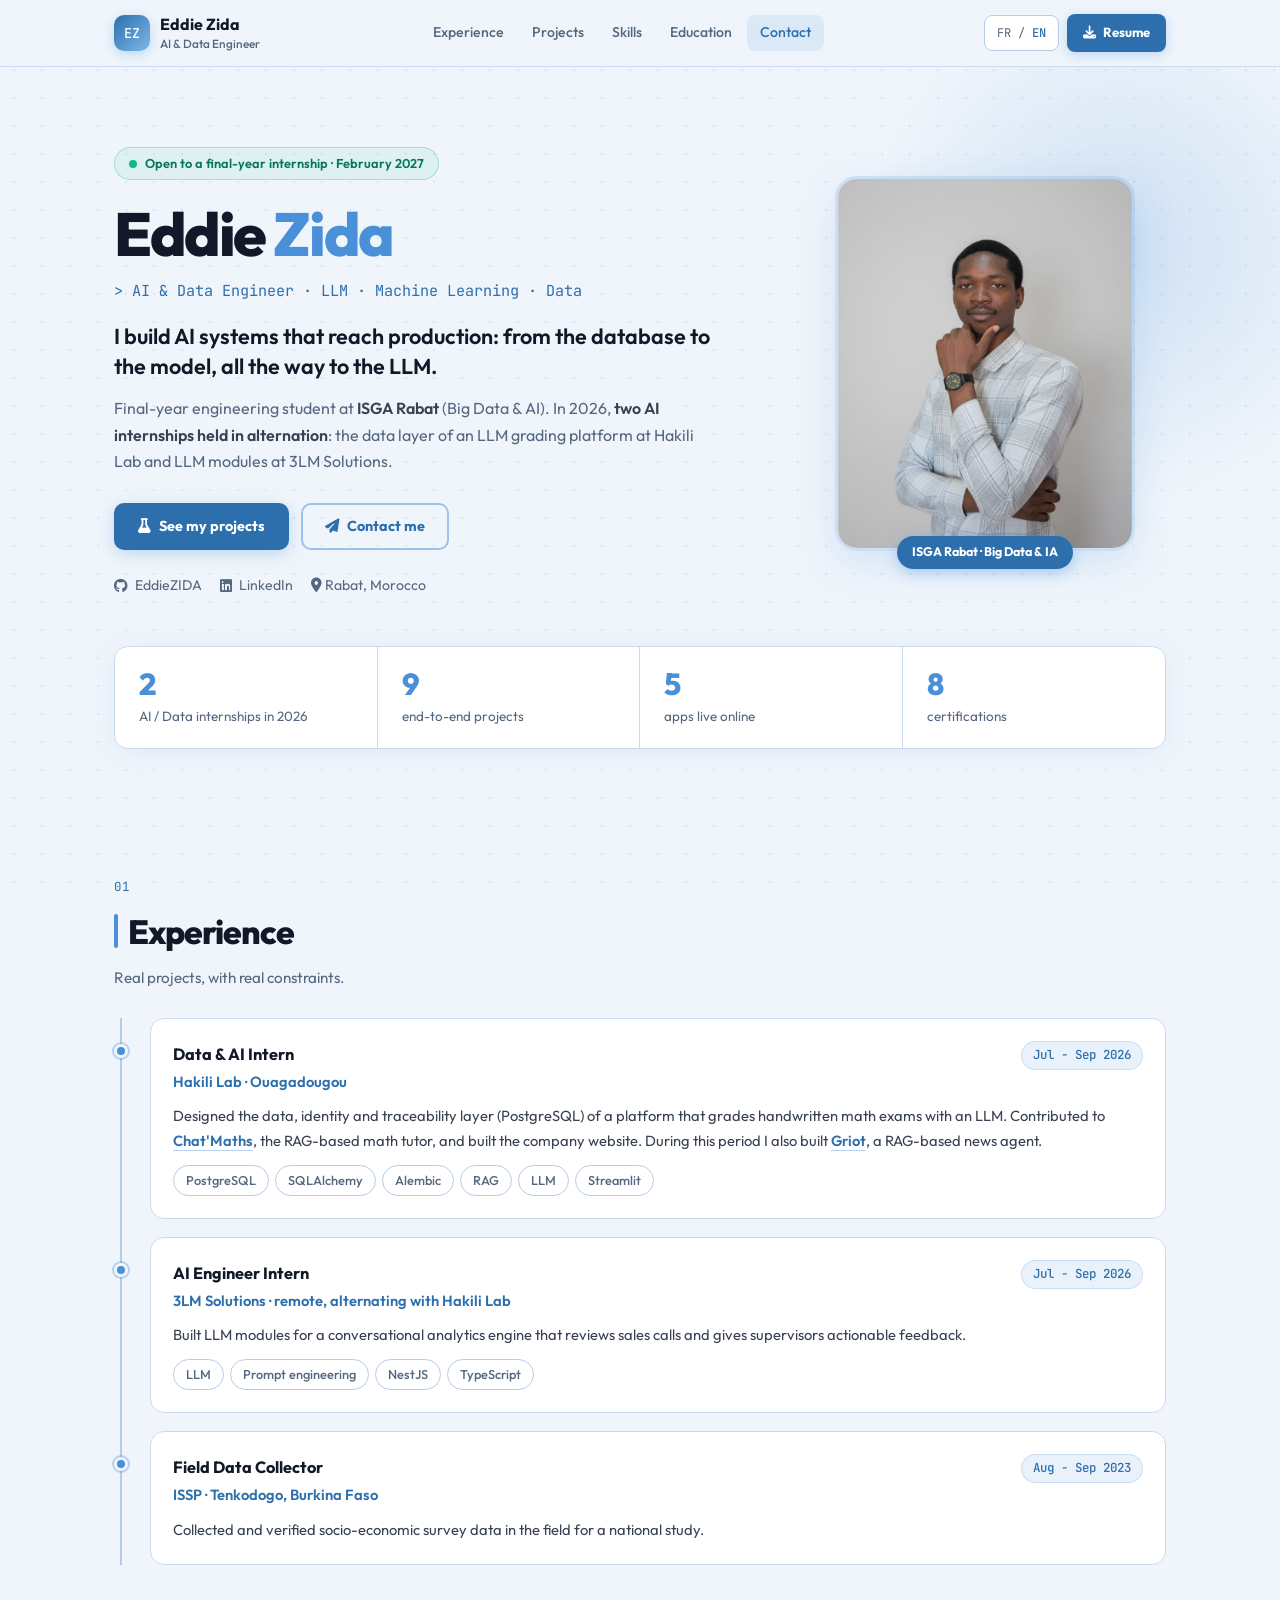
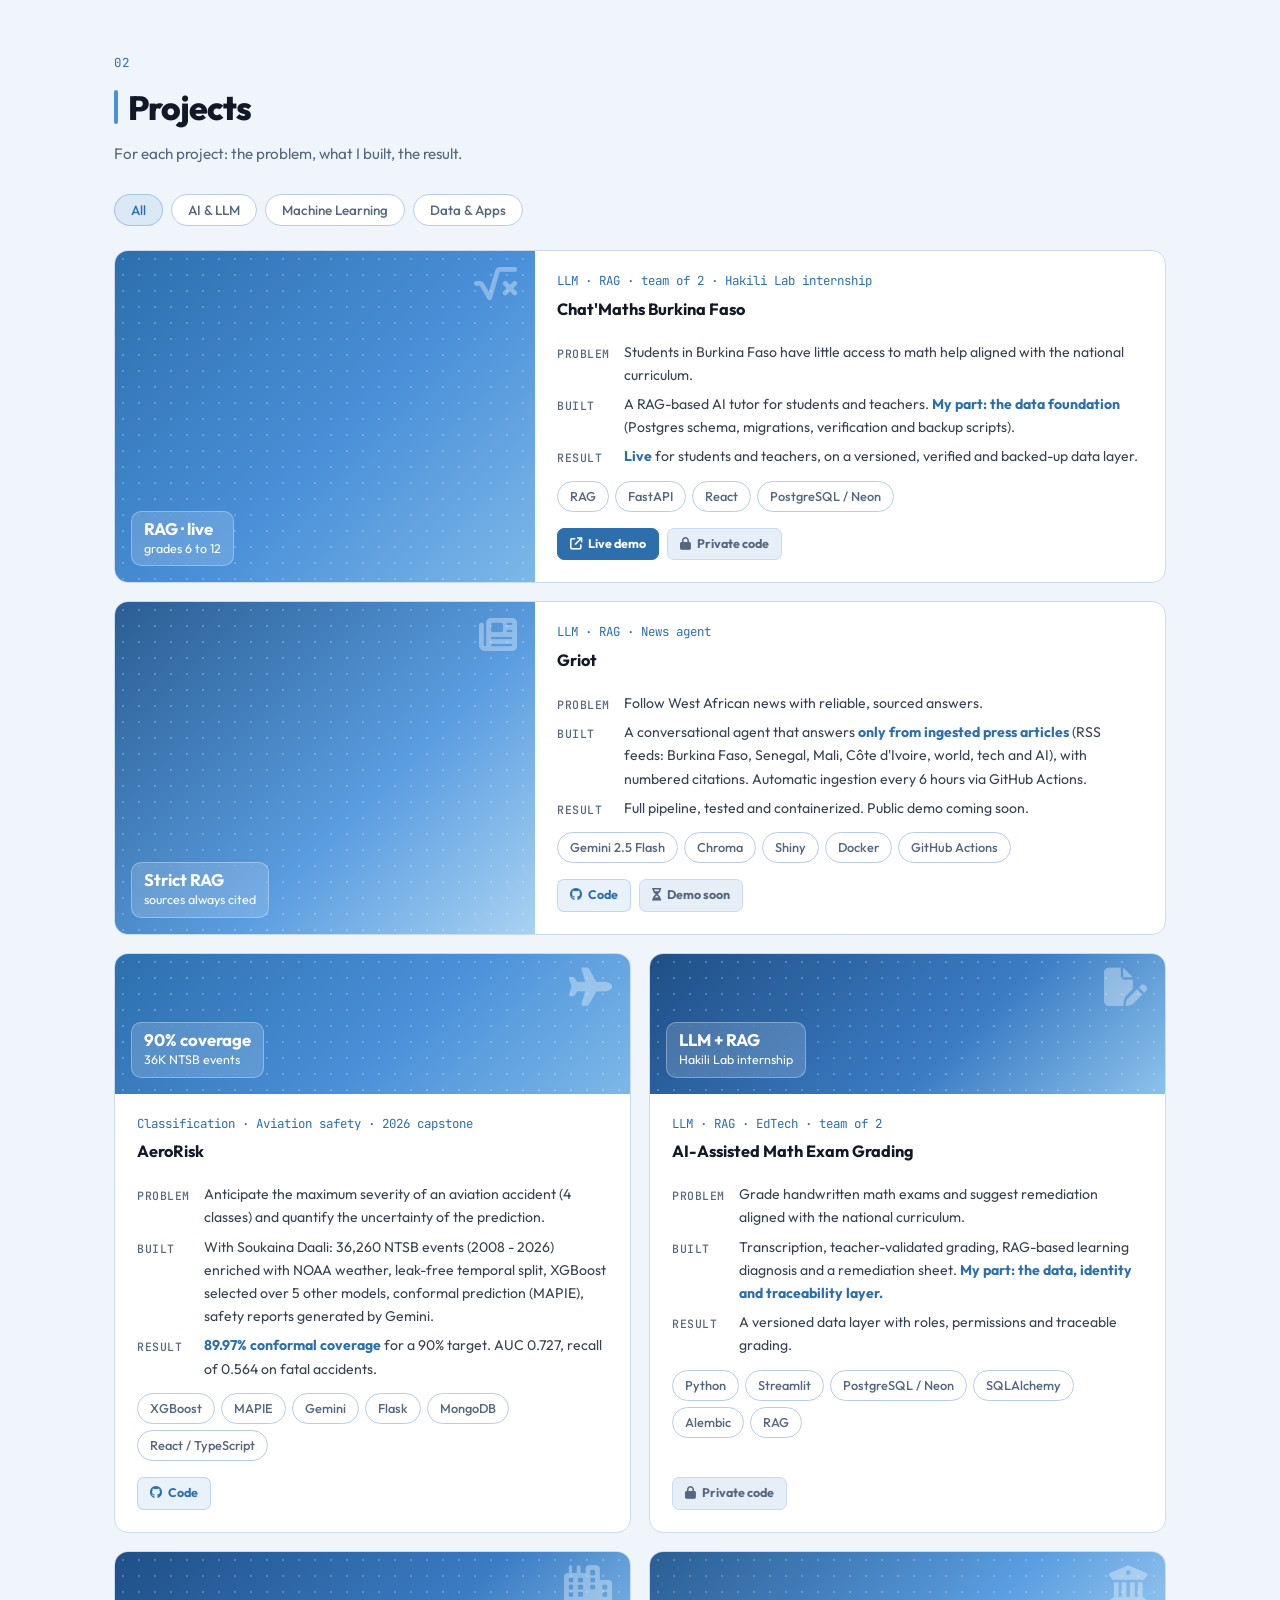
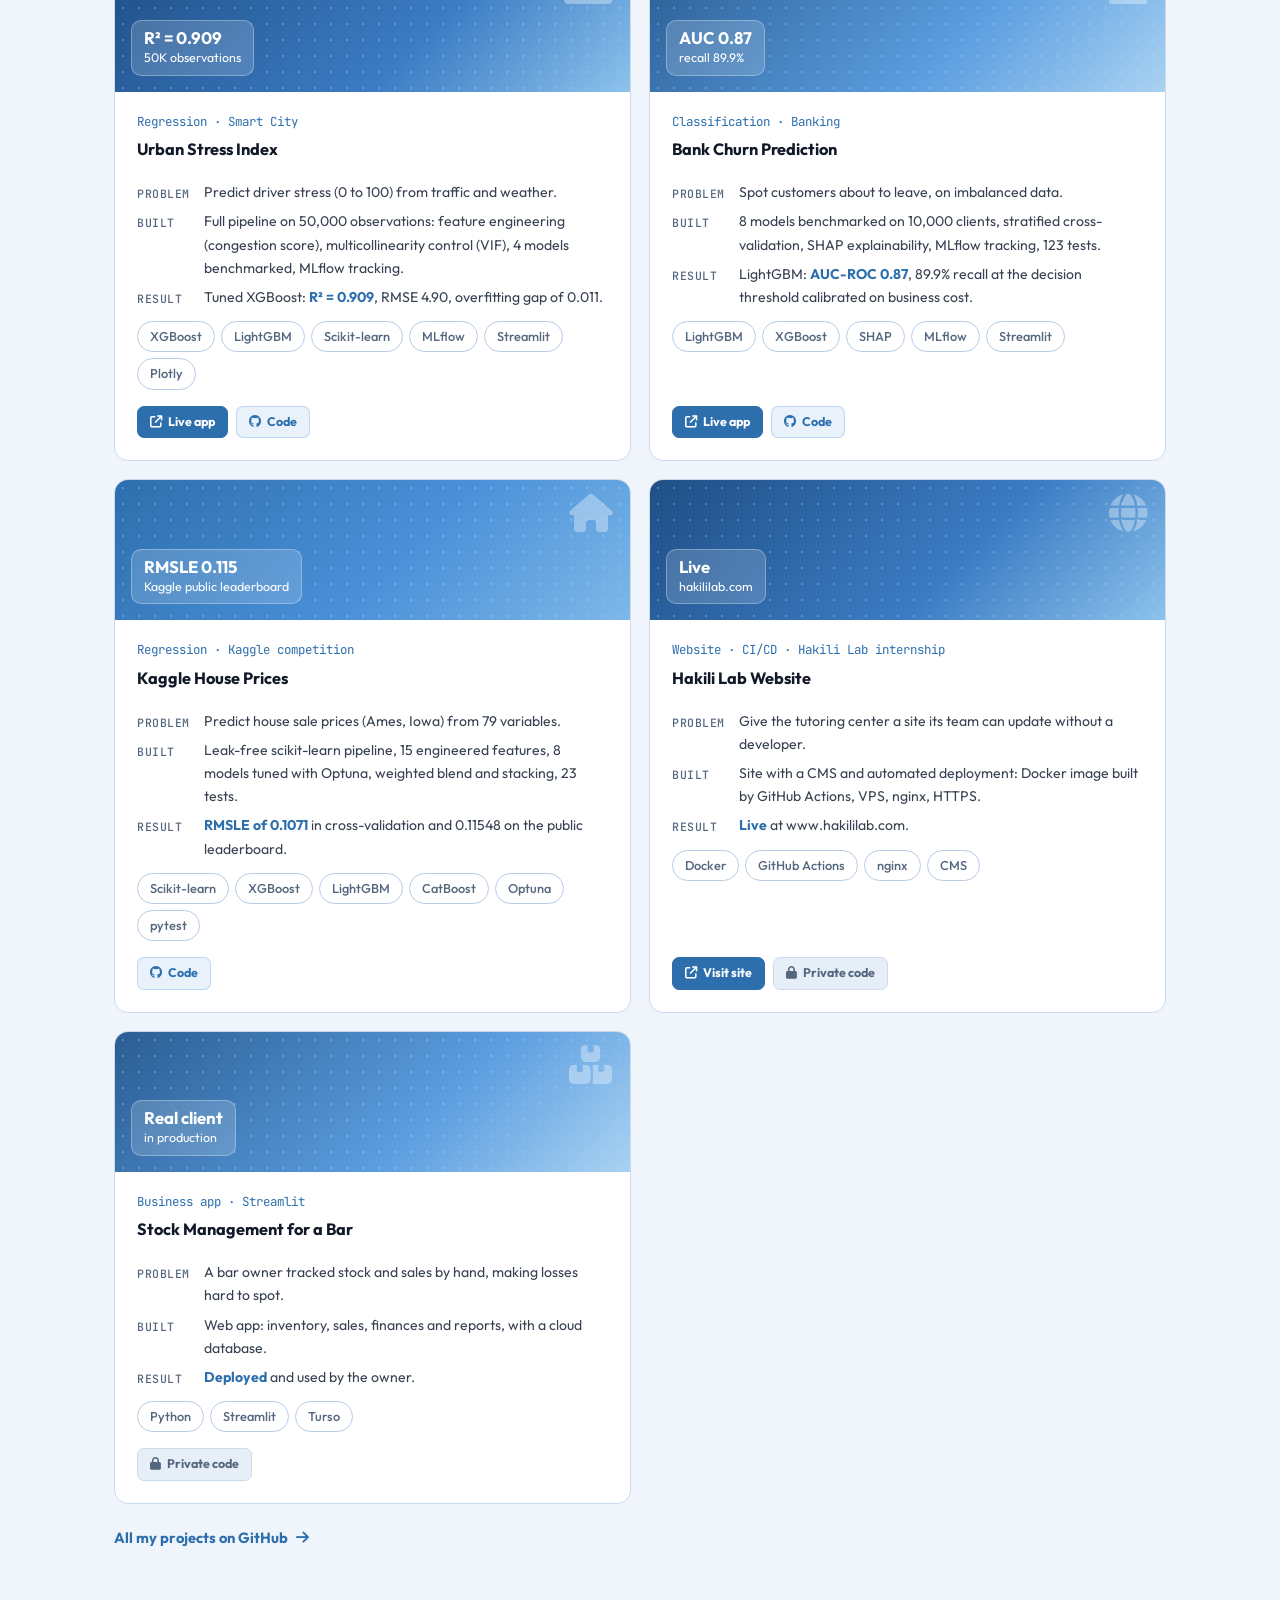
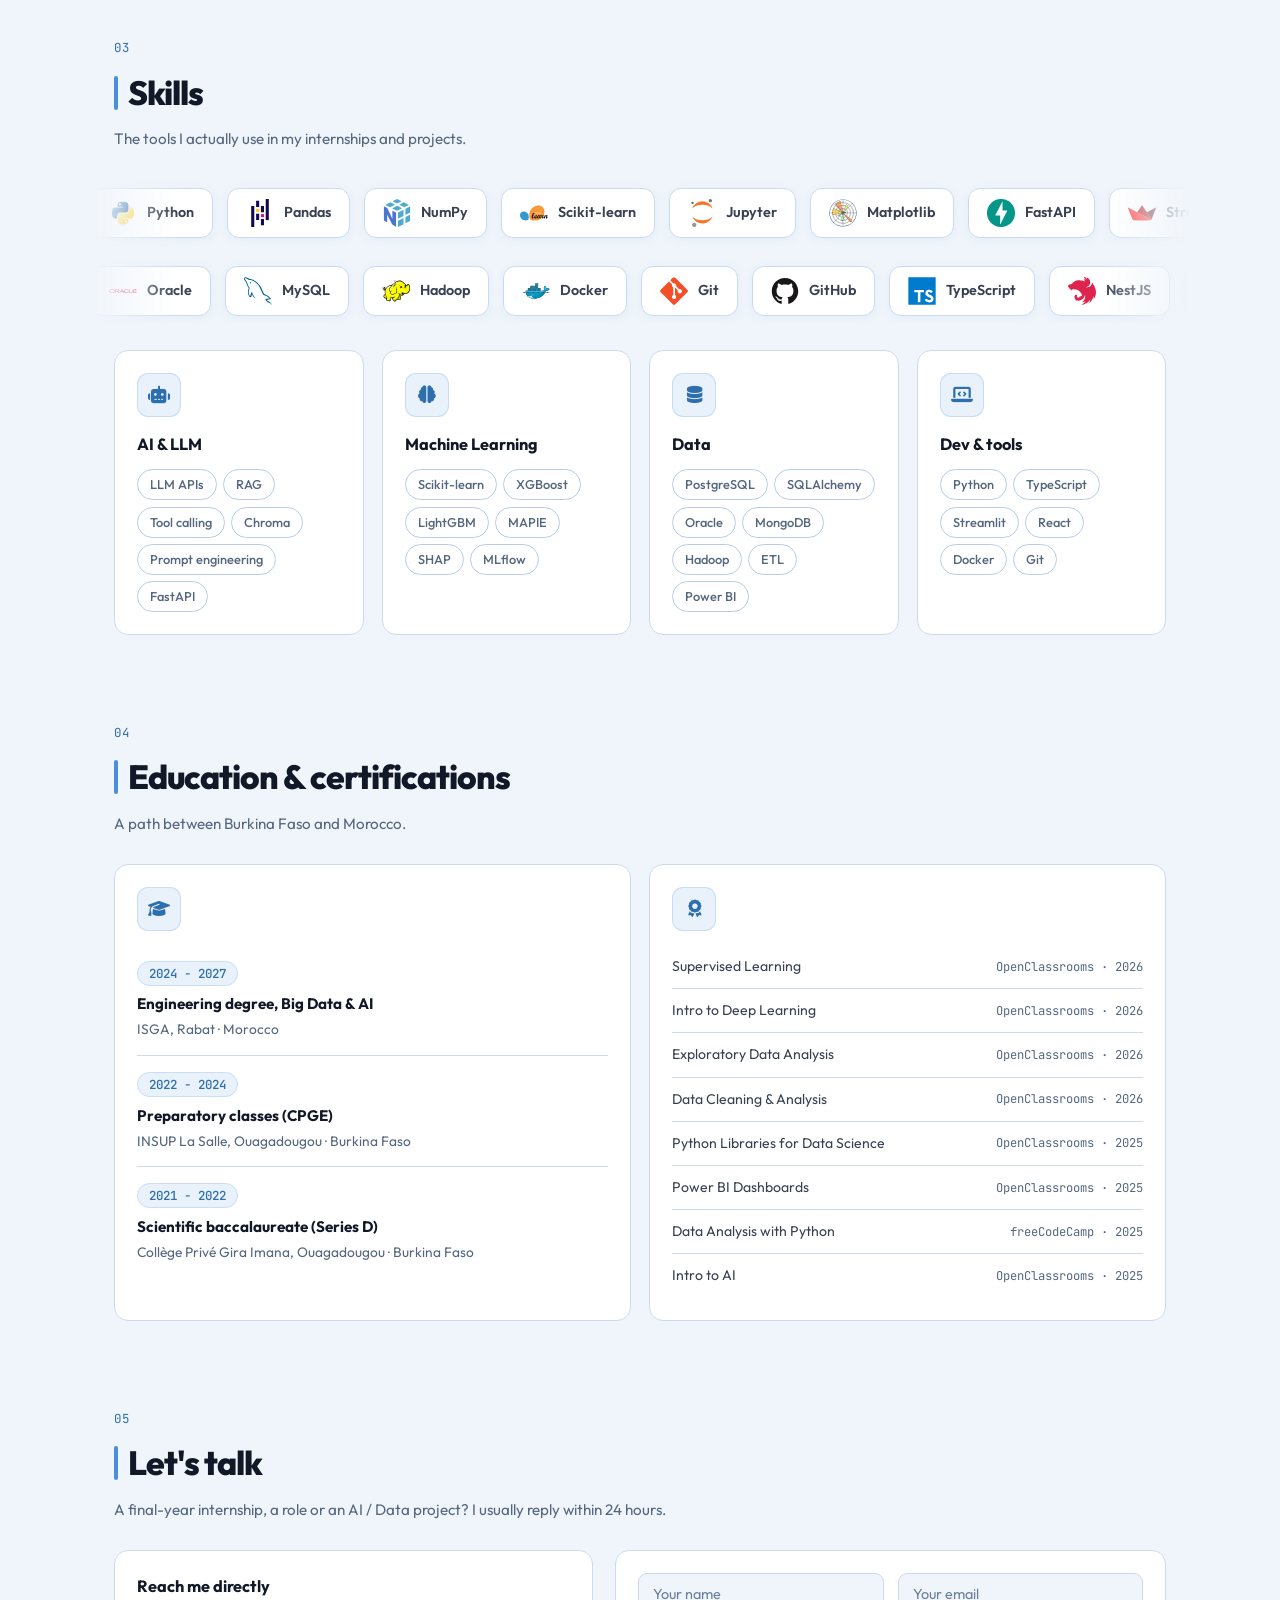
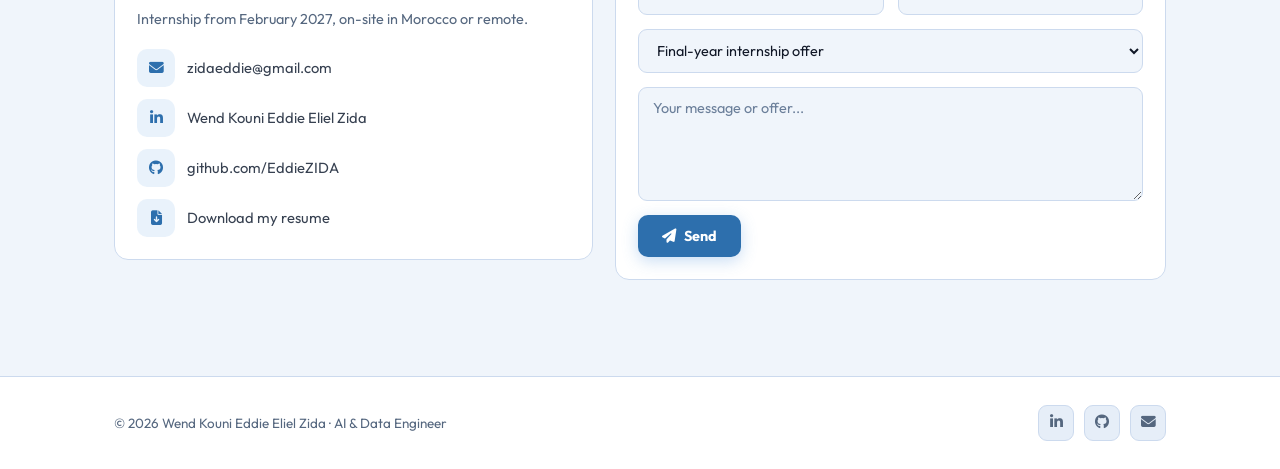
<file: index.html>
<!DOCTYPE html>
<html lang="fr" data-lang="fr">
<head>
  <meta charset="UTF-8">
  <meta name="viewport" content="width=device-width, initial-scale=1.0">
  <title>Eddie Zida · AI &amp; Data Engineer</title>
  <meta name="description" content="Eddie Zida, élève-ingénieur Big Data & IA à l'ISGA Rabat. Systèmes LLM, machine learning et plateformes de données. Disponible pour un stage PFE à partir de février 2027.">
  <meta name="author" content="Wend Kouni Eddie Eliel Zida">
  <meta name="theme-color" content="#2d6fad">
  <link rel="canonical" href="https://eddiezida.github.io/">
  <script>document.documentElement.classList.add('js');</script>
  <!-- Aperçu lors d'un partage (LinkedIn, WhatsApp...) -->
  <meta property="og:type" content="website">
  <meta property="og:site_name" content="Eddie Zida">
  <meta property="og:locale" content="fr_FR">
  <meta property="og:locale:alternate" content="en_US">
  <meta property="og:title" content="Eddie Zida · AI & Data Engineer">
  <meta property="og:description" content="Je construis des systèmes d'IA qui vont jusqu'en production, de la donnée au LLM. Disponible pour un PFE en février 2027.">
  <meta property="og:image" content="https://eddiezida.github.io/og-image.jpg">
  <meta property="og:image:width" content="1200">
  <meta property="og:image:height" content="630">
  <meta property="og:image:alt" content="Eddie Zida, AI &amp; Data Engineer, disponible pour un stage PFE en février 2027">
  <meta property="og:url" content="https://eddiezida.github.io/">
  <meta name="twitter:card" content="summary_large_image">
  <meta name="twitter:title" content="Eddie Zida · AI &amp; Data Engineer">
  <meta name="twitter:description" content="Je construis des systèmes d'IA qui vont jusqu'en production, de la donnée au LLM. Disponible pour un PFE en février 2027.">
  <meta name="twitter:image" content="https://eddiezida.github.io/og-image.jpg">
  <link rel="icon" href="data:image/svg+xml,%3Csvg xmlns='http://www.w3.org/2000/svg' viewBox='0 0 64 64'%3E%3Crect width='64' height='64' rx='14' fill='%234a90d9'/%3E%3Ctext x='50%25' y='56%25' dominant-baseline='middle' text-anchor='middle' font-family='monospace' font-size='26' fill='white'%3EEZ%3C/text%3E%3C/svg%3E">
  <link rel="preconnect" href="https://fonts.googleapis.com">
  <link rel="preconnect" href="https://fonts.gstatic.com" crossorigin>
  <link rel="stylesheet" href="https://fonts.googleapis.com/css2?family=Outfit:wght@300;400;500;600;700;800&family=JetBrains+Mono:wght@400;500&display=swap">
  <link rel="stylesheet" href="style.css">
  <link rel="stylesheet" href="https://cdnjs.cloudflare.com/ajax/libs/font-awesome/6.5.0/css/all.min.css">
  <script type="application/ld+json">
  {
    "@context": "https://schema.org",
    "@type": "Person",
    "name": "Eddie Zida",
    "alternateName": "Wend Kouni Eddie Eliel Zida",
    "jobTitle": "AI & Data Engineer",
    "description": "Élève-ingénieur Big Data & IA à l'ISGA Rabat : systèmes LLM, machine learning et plateformes de données.",
    "url": "https://eddiezida.github.io/",
    "image": "https://eddiezida.github.io/eddie1.jpg",
    "email": "mailto:zidaeddie@gmail.com",
    "address": { "@type": "PostalAddress", "addressLocality": "Rabat", "addressCountry": "MA" },
    "alumniOf": [
      { "@type": "CollegeOrUniversity", "name": "ISGA Rabat" },
      { "@type": "EducationalOrganization", "name": "INSUP La Salle, Ouagadougou" }
    ],
    "knowsAbout": ["Large Language Models", "RAG", "Machine Learning", "Data Engineering", "PostgreSQL", "XGBoost", "Conformal prediction"],
    "sameAs": [
      "https://github.com/EddieZIDA",
      "https://www.linkedin.com/in/wend-kouni-eddie-eliel-zida-501815260/"
    ]
  }
  </script>
</head>
<body>

<a class="skip-link" href="#top"><span class="fr">Aller au contenu</span><span class="en">Skip to content</span></a>

<!-- ================= HEADER ================= -->
<header class="site-header">
  <div class="container nav-wrap">
    <a href="#top" class="brand">
      <span class="logo">EZ</span>
      <span class="who"><b>Eddie Zida</b><small>AI &amp; Data Engineer</small></span>
    </a>
    <nav class="nav" id="nav">
      <a href="#experience"><span class="fr">Expérience</span><span class="en">Experience</span></a>
      <a href="#projects"><span class="fr">Projets</span><span class="en">Projects</span></a>
      <a href="#skills"><span class="fr">Compétences</span><span class="en">Skills</span></a>
      <a href="#education"><span class="fr">Formation</span><span class="en">Education</span></a>
      <a href="#contact">Contact</a>
    </nav>
    <div class="nav-actions">
      <button class="lang-btn" id="lang-btn" aria-label="Changer de langue / Switch language"><b>FR</b> / EN</button>
      <a href="cv-eddie-zida-fr.pdf" data-cv download class="cv-btn"><i class="fas fa-download" aria-hidden="true"></i> <span class="fr">CV</span><span class="en">Resume</span></a>
      <button class="burger" id="burger" aria-label="Menu" aria-expanded="false"><i class="fas fa-bars" aria-hidden="true"></i></button>
    </div>
  </div>
</header>

<main id="top" tabindex="-1">

<!-- ================= HERO ================= -->
<section class="hero">
  <div class="container">
    <div class="hero-container">
      <div class="hero-text">
        <div class="hero-eyebrow reveal">
          <span class="dot"></span>
          <span class="fr">Disponible pour un stage PFE · février 2027</span>
          <span class="en">Open to a final-year internship · February 2027</span>
        </div>
        <h1 class="reveal">Eddie <span class="highlight">Zida</span></h1>
        <div class="role reveal">&gt; AI &amp; Data Engineer · LLM · Machine Learning · Data</div>
        <p class="mission reveal">
          <span class="fr">Je construis des systèmes d'IA qui vont jusqu'en production : de la base de données au modèle, jusqu'au LLM.</span>
          <span class="en">I build AI systems that reach production: from the database to the model, all the way to the LLM.</span>
        </p>
        <p class="lead reveal">
          <span class="fr">Élève-ingénieur en dernière année à l'<strong>ISGA Rabat</strong> (Big Data &amp; IA). En 2026, <strong>deux stages en IA menés en alternance</strong> : socle de données d'une plateforme de correction par LLM chez Hakili Lab et modules LLM chez 3LM Solutions.</span>
          <span class="en">Final-year engineering student at <strong>ISGA Rabat</strong> (Big Data &amp; AI). In 2026, <strong>two AI internships held in alternation</strong>: the data layer of an LLM grading platform at Hakili Lab and LLM modules at 3LM Solutions.</span>
        </p>
        <div class="hero-ctas reveal">
          <a class="cta" href="#projects"><i class="fas fa-flask" aria-hidden="true"></i> <span class="fr">Voir mes projets</span><span class="en">See my projects</span></a>
          <a class="cta-outline" href="#contact"><i class="fas fa-paper-plane" aria-hidden="true"></i> <span class="fr">Me contacter</span><span class="en">Contact me</span></a>
        </div>
        <div class="hero-links reveal">
          <a href="https://github.com/EddieZIDA" target="_blank" rel="noopener"><i class="fab fa-github" aria-hidden="true"></i> EddieZIDA</a>
          <a href="https://www.linkedin.com/in/wend-kouni-eddie-eliel-zida-501815260/" target="_blank" rel="noopener"><i class="fab fa-linkedin" aria-hidden="true"></i> LinkedIn</a>
          <span><i class="fas fa-location-dot" aria-hidden="true"></i> <span class="fr">Rabat, Maroc</span><span class="en">Rabat, Morocco</span></span>
        </div>
      </div>
      <div class="hero-image reveal">
        <img src="eddie1.jpg" alt="Portrait d'Eddie Zida" width="691" height="947" fetchpriority="high">
        <span class="hero-badge">ISGA Rabat · Big Data &amp; IA</span>
      </div>
    </div>

    <div class="stats reveal">
      <div class="stat"><b>2</b><span class="fr">stages IA / Data en 2026</span><span class="en">AI / Data internships in 2026</span></div>
      <div class="stat"><b>9</b><span class="fr">projets menés de bout en bout</span><span class="en">end-to-end projects</span></div>
      <div class="stat"><b>5</b><span class="fr">applications en ligne</span><span class="en">apps live online</span></div>
      <div class="stat"><b>8</b><span class="fr">certifications</span><span class="en">certifications</span></div>
    </div>
  </div>
</section>

<!-- ================= EXPERIENCE ================= -->
<section class="section container" id="experience">
  <div class="kicker reveal">01</div>
  <h2 class="section-title reveal"><span class="fr">Expérience</span><span class="en">Experience</span></h2>
  <p class="section-sub reveal">
    <span class="fr">Des projets réels, avec de vraies contraintes.</span>
    <span class="en">Real projects, with real constraints.</span>
  </p>

  <div class="timeline">
    <div class="timeline-item reveal">
      <div class="card">
        <div class="xp-head">
          <div>
            <h3><span class="fr">Stagiaire Data &amp; IA</span><span class="en">Data &amp; AI Intern</span></h3>
            <div class="org">Hakili Lab · Ouagadougou</div>
          </div>
          <span class="date"><span class="fr">Juil. - Sept. 2026</span><span class="en">Jul - Sep 2026</span></span>
        </div>
        <p class="fr">Conception du socle de données, d'identité et de traçabilité (PostgreSQL) d'une plateforme qui corrige des copies de maths manuscrites avec un LLM. Contribution à <a href="#projects">Chat'Maths</a>, le tuteur de maths par RAG, et développement du site web de l'entreprise. C'est aussi durant cette période que j'ai développé <a href="#projects">Griot</a>, un agent d'actualité par RAG.</p>
        <p class="en">Designed the data, identity and traceability layer (PostgreSQL) of a platform that grades handwritten math exams with an LLM. Contributed to <a href="#projects">Chat'Maths</a>, the RAG-based math tutor, and built the company website. During this period I also built <a href="#projects">Griot</a>, a RAG-based news agent.</p>
        <div class="stack"><span class="pill">PostgreSQL</span><span class="pill">SQLAlchemy</span><span class="pill">Alembic</span><span class="pill">RAG</span><span class="pill">LLM</span><span class="pill">Streamlit</span></div>
      </div>
    </div>

    <div class="timeline-item reveal">
      <div class="card">
        <div class="xp-head">
          <div>
            <h3><span class="fr">Stagiaire Ingénieur IA</span><span class="en">AI Engineer Intern</span></h3>
            <div class="org">3LM Solutions · <span class="fr">à distance, en alternance avec Hakili Lab</span><span class="en">remote, alternating with Hakili Lab</span></div>
          </div>
          <span class="date"><span class="fr">Juil. - Sept. 2026</span><span class="en">Jul - Sep 2026</span></span>
        </div>
        <p class="fr">Développement de modules LLM pour un moteur d'analyse conversationnelle qui évalue des appels commerciaux et produit un retour exploitable pour les superviseurs.</p>
        <p class="en">Built LLM modules for a conversational analytics engine that reviews sales calls and gives supervisors actionable feedback.</p>
        <div class="stack"><span class="pill">LLM</span><span class="pill">Prompt engineering</span><span class="pill">NestJS</span><span class="pill">TypeScript</span></div>
      </div>
    </div>

    <div class="timeline-item reveal">
      <div class="card">
        <div class="xp-head">
          <div>
            <h3><span class="fr">Agent enquêteur</span><span class="en">Field Data Collector</span></h3>
            <div class="org">ISSP · Tenkodogo, Burkina Faso</div>
          </div>
          <span class="date"><span class="fr">Août - Sept. 2023</span><span class="en">Aug - Sep 2023</span></span>
        </div>
        <p class="fr">Collecte et vérification de données socio-économiques sur le terrain pour une enquête nationale.</p>
        <p class="en">Collected and verified socio-economic survey data in the field for a national study.</p>
      </div>
    </div>
  </div>
</section>

<!-- ================= PROJETS ================= -->
<section class="section container" id="projects">
  <div class="kicker reveal">02</div>
  <h2 class="section-title reveal"><span class="fr">Projets</span><span class="en">Projects</span></h2>
  <p class="section-sub reveal">
    <span class="fr">Pour chaque projet : le problème, ce que j'ai construit, le résultat.</span>
    <span class="en">For each project: the problem, what I built, the result.</span>
  </p>

  <div id="filters" class="reveal" role="group" aria-label="Filtrer les projets / Filter projects">
    <button class="pill active" data-filter="all" aria-pressed="true"><span class="fr">Tous</span><span class="en">All</span></button>
    <button class="pill" data-filter="llm" aria-pressed="false"><span class="fr">IA &amp; LLM</span><span class="en">AI &amp; LLM</span></button>
    <button class="pill" data-filter="ml" aria-pressed="false">Machine Learning</button>
    <button class="pill" data-filter="data" aria-pressed="false"><span class="fr">Data &amp; Applis</span><span class="en">Data &amp; Apps</span></button>
  </div>

  <div class="grid cols-2" id="grid">

    <!-- Projet phare -->
    <article class="card project featured" data-cat="llm">
      <div class="cover"><i class="fas fa-square-root-variable" aria-hidden="true"></i>
        <div class="metric"><b><span class="fr">RAG · en ligne</span><span class="en">RAG · live</span></b><span class="fr">de la 6e à la Terminale</span><span class="en">grades 6 to 12</span></div>
      </div>
      <div class="project-body">
        <div class="project-type">LLM · RAG · <span class="fr">binôme · stage Hakili Lab</span><span class="en">team of 2 · Hakili Lab internship</span></div>
        <h3>Chat'Maths Burkina Faso</h3>
        <dl class="case">
          <dt><span class="fr">Problème</span><span class="en">Problem</span></dt>
          <dd><span class="fr">Les élèves burkinabè ont peu accès à un soutien en maths aligné sur le programme officiel.</span><span class="en">Students in Burkina Faso have little access to math help aligned with the national curriculum.</span></dd>
          <dt><span class="fr">Solution</span><span class="en">Built</span></dt>
          <dd><span class="fr">Un tuteur IA par RAG pour élèves et enseignants. <b>Ma part : le socle de données</b> (schéma Postgres, migrations, scripts de vérification et de sauvegarde).</span><span class="en">A RAG-based AI tutor for students and teachers. <b>My part: the data foundation</b> (Postgres schema, migrations, verification and backup scripts).</span></dd>
          <dt><span class="fr">Résultat</span><span class="en">Result</span></dt>
          <dd><span class="fr"><b>En ligne</b> et ouvert aux élèves et aux enseignants, sur un socle de données versionné, vérifié et sauvegardé.</span><span class="en"><b>Live</b> for students and teachers, on a versioned, verified and backed-up data layer.</span></dd>
        </dl>
        <div class="stack"><span class="pill">RAG</span><span class="pill">FastAPI</span><span class="pill">React</span><span class="pill">PostgreSQL / Neon</span></div>
        <div class="links-row">
          <a class="badge solid" href="https://amira.hakililab.com/" target="_blank" rel="noopener"><i class="fas fa-arrow-up-right-from-square" aria-hidden="true"></i> <span class="fr">Démo</span><span class="en">Live demo</span></a>
          <span class="badge off"><i class="fas fa-lock" aria-hidden="true"></i> <span class="fr">Code privé</span><span class="en">Private code</span></span>
        </div>
      </div>
    </article>

    <!-- Projet phare -->
    <article class="card project featured" data-cat="llm">
      <div class="cover alt2"><i class="fas fa-newspaper" aria-hidden="true"></i><div class="metric"><b><span class="fr">RAG strict</span><span class="en">Strict RAG</span></b><span class="fr">sources toujours citées</span><span class="en">sources always cited</span></div></div>
      <div class="project-body">
        <div class="project-type"><span class="fr">LLM · RAG · Agent d'actualité</span><span class="en">LLM · RAG · News agent</span></div>
        <h3>Griot</h3>
        <dl class="case">
          <dt><span class="fr">Problème</span><span class="en">Problem</span></dt>
          <dd><span class="fr">Suivre l'actualité ouest-africaine avec des réponses fiables et sourcées.</span><span class="en">Follow West African news with reliable, sourced answers.</span></dd>
          <dt><span class="fr">Solution</span><span class="en">Built</span></dt>
          <dd><span class="fr">Un agent conversationnel qui répond <b>uniquement à partir d'articles de presse ingérés</b> (flux RSS : Burkina Faso, Sénégal, Mali, Côte d'Ivoire, monde, tech et IA), avec citations numérotées. Ingestion automatique toutes les 6 h via GitHub Actions.</span><span class="en">A conversational agent that answers <b>only from ingested press articles</b> (RSS feeds: Burkina Faso, Senegal, Mali, Côte d'Ivoire, world, tech and AI), with numbered citations. Automatic ingestion every 6 hours via GitHub Actions.</span></dd>
          <dt><span class="fr">Résultat</span><span class="en">Result</span></dt>
          <dd><span class="fr">Pipeline complet, testé et conteneurisé. Démo publique à venir.</span><span class="en">Full pipeline, tested and containerized. Public demo coming soon.</span></dd>
        </dl>
        <div class="stack"><span class="pill">Gemini 2.5 Flash</span><span class="pill">Chroma</span><span class="pill">Shiny</span><span class="pill">Docker</span><span class="pill">GitHub Actions</span></div>
        <div class="links-row">
          <a class="badge" href="https://github.com/EddieZIDA/griot" target="_blank" rel="noopener"><i class="fab fa-github" aria-hidden="true"></i> Code</a>
          <span class="badge off"><i class="fas fa-hourglass-half" aria-hidden="true"></i> <span class="fr">Démo bientôt</span><span class="en">Demo soon</span></span>
        </div>
      </div>
    </article>

    <article class="card project" data-cat="ml">
      <div class="cover"><i class="fas fa-plane" aria-hidden="true"></i><div class="metric"><b><span class="fr">Couverture 90 %</span><span class="en">90% coverage</span></b><span class="fr">36K événements NTSB</span><span class="en">36K NTSB events</span></div></div>
      <div class="project-body">
        <div class="project-type"><span class="fr">Classification · Sécurité aérienne · PFA 2026</span><span class="en">Classification · Aviation safety · 2026 capstone</span></div>
        <h3>AeroRisk</h3>
        <dl class="case">
          <dt><span class="fr">Problème</span><span class="en">Problem</span></dt>
          <dd><span class="fr">Anticiper la gravité maximale d'un accident aérien (4 classes) et quantifier l'incertitude de la prédiction.</span><span class="en">Anticipate the maximum severity of an aviation accident (4 classes) and quantify the uncertainty of the prediction.</span></dd>
          <dt><span class="fr">Solution</span><span class="en">Built</span></dt>
          <dd><span class="fr">En binôme avec Soukaina Daali : 36 260 événements NTSB (2008 - 2026) enrichis de la météo NOAA, découpage temporel sans fuite de données, XGBoost retenu face à 5 autres modèles, prédiction conforme (MAPIE), rapports de sécurité générés par Gemini.</span><span class="en">With Soukaina Daali: 36,260 NTSB events (2008 - 2026) enriched with NOAA weather, leak-free temporal split, XGBoost selected over 5 other models, conformal prediction (MAPIE), safety reports generated by Gemini.</span></dd>
          <dt><span class="fr">Résultat</span><span class="en">Result</span></dt>
          <dd><span class="fr"><b>Couverture conforme de 89,97 %</b> pour une cible de 90 %. AUC 0,727, rappel de 0,564 sur les accidents mortels.</span><span class="en"><b>89.97% conformal coverage</b> for a 90% target. AUC 0.727, recall of 0.564 on fatal accidents.</span></dd>
        </dl>
        <div class="stack"><span class="pill">XGBoost</span><span class="pill">MAPIE</span><span class="pill">Gemini</span><span class="pill">Flask</span><span class="pill">MongoDB</span><span class="pill">React / TypeScript</span></div>
        <div class="links-row">
          <a class="badge" href="https://github.com/EddieZIDA/aviation-risk-predictor" target="_blank" rel="noopener"><i class="fab fa-github" aria-hidden="true"></i> Code</a>
        </div>
      </div>
    </article>

    <article class="card project" data-cat="llm">
      <div class="cover alt"><i class="fas fa-file-pen" aria-hidden="true"></i><div class="metric"><b><span class="fr">LLM + RAG</span><span class="en">LLM + RAG</span></b><span class="fr">stage Hakili Lab</span><span class="en">Hakili Lab internship</span></div></div>
      <div class="project-body">
        <div class="project-type"><span class="fr">LLM · RAG · EdTech · binôme</span><span class="en">LLM · RAG · EdTech · team of 2</span></div>
        <h3><span class="fr">Correction de copies de maths assistée par IA</span><span class="en">AI-Assisted Math Exam Grading</span></h3>
        <dl class="case">
          <dt><span class="fr">Problème</span><span class="en">Problem</span></dt>
          <dd><span class="fr">Corriger des copies manuscrites de maths et proposer une remédiation alignée sur le programme officiel.</span><span class="en">Grade handwritten math exams and suggest remediation aligned with the national curriculum.</span></dd>
          <dt><span class="fr">Solution</span><span class="en">Built</span></dt>
          <dd><span class="fr">Transcription, notation validée par l'enseignant, diagnostic pédagogique par RAG et feuille de remédiation. <b>Ma part : le socle de données, d'identité et de traçabilité.</b></span><span class="en">Transcription, teacher-validated grading, RAG-based learning diagnosis and a remediation sheet. <b>My part: the data, identity and traceability layer.</b></span></dd>
          <dt><span class="fr">Résultat</span><span class="en">Result</span></dt>
          <dd><span class="fr">Un socle de données versionné, avec rôles, permissions et traçabilité des corrections.</span><span class="en">A versioned data layer with roles, permissions and traceable grading.</span></dd>
        </dl>
        <div class="stack"><span class="pill">Python</span><span class="pill">Streamlit</span><span class="pill">PostgreSQL / Neon</span><span class="pill">SQLAlchemy</span><span class="pill">Alembic</span><span class="pill">RAG</span></div>
        <div class="links-row">
          <span class="badge off"><i class="fas fa-lock" aria-hidden="true"></i> <span class="fr">Code privé</span><span class="en">Private code</span></span>
        </div>
      </div>
    </article>

    <article class="card project" data-cat="ml">
      <div class="cover alt"><i class="fas fa-city" aria-hidden="true"></i><div class="metric"><b><span class="fr">R² = 0,909</span><span class="en">R² = 0.909</span></b><span class="fr">50K observations</span><span class="en">50K observations</span></div></div>
      <div class="project-body">
        <div class="project-type"><span class="fr">Régression · Smart City</span><span class="en">Regression · Smart City</span></div>
        <h3><span class="fr">Indice de stress urbain</span><span class="en">Urban Stress Index</span></h3>
        <dl class="case">
          <dt><span class="fr">Problème</span><span class="en">Problem</span></dt>
          <dd><span class="fr">Prédire l'indice de stress des conducteurs (0 à 100) à partir du trafic et de la météo.</span><span class="en">Predict driver stress (0 to 100) from traffic and weather.</span></dd>
          <dt><span class="fr">Solution</span><span class="en">Built</span></dt>
          <dd><span class="fr">Pipeline complet sur 50 000 observations : feature engineering (score de congestion), contrôle de la multicolinéarité (VIF), 4 modèles comparés, suivi MLflow.</span><span class="en">Full pipeline on 50,000 observations: feature engineering (congestion score), multicollinearity control (VIF), 4 models benchmarked, MLflow tracking.</span></dd>
          <dt><span class="fr">Résultat</span><span class="en">Result</span></dt>
          <dd><span class="fr">XGBoost optimisé : <b>R² = 0,909</b>, RMSE 4,90, écart de surapprentissage de 0,011.</span><span class="en">Tuned XGBoost: <b>R² = 0.909</b>, RMSE 4.90, overfitting gap of 0.011.</span></dd>
        </dl>
        <div class="stack"><span class="pill">XGBoost</span><span class="pill">LightGBM</span><span class="pill">Scikit-learn</span><span class="pill">MLflow</span><span class="pill">Streamlit</span><span class="pill">Plotly</span></div>
        <div class="links-row">
          <a class="badge solid" href="https://smartcitytraffic-stressindex-prediction.streamlit.app" target="_blank" rel="noopener"><i class="fas fa-arrow-up-right-from-square" aria-hidden="true"></i> <span class="fr">Démo</span><span class="en">Live app</span></a>
          <a class="badge" href="https://github.com/EddieZIDA/SmartCityTraffic-StressIndex-Prediction" target="_blank" rel="noopener"><i class="fab fa-github" aria-hidden="true"></i> Code</a>
        </div>
      </div>
    </article>

    <article class="card project" data-cat="ml">
      <div class="cover alt2"><i class="fas fa-building-columns" aria-hidden="true"></i><div class="metric"><b><span class="fr">AUC 0,87</span><span class="en">AUC 0.87</span></b><span class="fr">rappel 89,9 %</span><span class="en">recall 89.9%</span></div></div>
      <div class="project-body">
        <div class="project-type"><span class="fr">Classification · Banque</span><span class="en">Classification · Banking</span></div>
        <h3><span class="fr">Prédiction du churn bancaire</span><span class="en">Bank Churn Prediction</span></h3>
        <dl class="case">
          <dt><span class="fr">Problème</span><span class="en">Problem</span></dt>
          <dd><span class="fr">Repérer les clients sur le départ, sur des données déséquilibrées.</span><span class="en">Spot customers about to leave, on imbalanced data.</span></dd>
          <dt><span class="fr">Solution</span><span class="en">Built</span></dt>
          <dd><span class="fr">8 modèles comparés sur 10 000 clients, validation croisée stratifiée, explicabilité SHAP, suivi MLflow, 123 tests.</span><span class="en">8 models benchmarked on 10,000 clients, stratified cross-validation, SHAP explainability, MLflow tracking, 123 tests.</span></dd>
          <dt><span class="fr">Résultat</span><span class="en">Result</span></dt>
          <dd><span class="fr">LightGBM : <b>AUC-ROC 0,87</b>, rappel de 89,9 % au seuil de décision calibré sur le coût métier.</span><span class="en">LightGBM: <b>AUC-ROC 0.87</b>, 89.9% recall at the decision threshold calibrated on business cost.</span></dd>
        </dl>
        <div class="stack"><span class="pill">LightGBM</span><span class="pill">XGBoost</span><span class="pill">SHAP</span><span class="pill">MLflow</span><span class="pill">Streamlit</span></div>
        <div class="links-row">
          <a class="badge solid" href="https://churn-prediction-mz.streamlit.app/" target="_blank" rel="noopener"><i class="fas fa-arrow-up-right-from-square" aria-hidden="true"></i> <span class="fr">Démo</span><span class="en">Live app</span></a>
          <a class="badge" href="https://github.com/EddieZIDA/churn-prediction" target="_blank" rel="noopener"><i class="fab fa-github" aria-hidden="true"></i> Code</a>
        </div>
      </div>
    </article>

    <article class="card project" data-cat="ml">
      <div class="cover"><i class="fas fa-house" aria-hidden="true"></i><div class="metric"><b><span class="fr">RMSLE 0,115</span><span class="en">RMSLE 0.115</span></b><span class="fr">classement public Kaggle</span><span class="en">Kaggle public leaderboard</span></div></div>
      <div class="project-body">
        <div class="project-type"><span class="fr">Régression · Compétition Kaggle</span><span class="en">Regression · Kaggle competition</span></div>
        <h3>Kaggle House Prices</h3>
        <dl class="case">
          <dt><span class="fr">Problème</span><span class="en">Problem</span></dt>
          <dd><span class="fr">Prédire le prix de vente de maisons (Ames, Iowa) à partir de 79 variables.</span><span class="en">Predict house sale prices (Ames, Iowa) from 79 variables.</span></dd>
          <dt><span class="fr">Solution</span><span class="en">Built</span></dt>
          <dd><span class="fr">Pipeline scikit-learn sans fuite de données, 15 variables construites, 8 modèles optimisés avec Optuna, ensemble pondéré et stacking, 23 tests.</span><span class="en">Leak-free scikit-learn pipeline, 15 engineered features, 8 models tuned with Optuna, weighted blend and stacking, 23 tests.</span></dd>
          <dt><span class="fr">Résultat</span><span class="en">Result</span></dt>
          <dd><span class="fr"><b>RMSLE de 0,1071</b> en validation croisée et 0,11548 au classement public.</span><span class="en"><b>RMSLE of 0.1071</b> in cross-validation and 0.11548 on the public leaderboard.</span></dd>
        </dl>
        <div class="stack"><span class="pill">Scikit-learn</span><span class="pill">XGBoost</span><span class="pill">LightGBM</span><span class="pill">CatBoost</span><span class="pill">Optuna</span><span class="pill">pytest</span></div>
        <div class="links-row">
          <a class="badge" href="https://github.com/EddieZIDA/KaggleCompetition_home-price-prediction" target="_blank" rel="noopener"><i class="fab fa-github" aria-hidden="true"></i> Code</a>
        </div>
      </div>
    </article>

    <article class="card project" data-cat="data">
      <div class="cover alt"><i class="fas fa-globe" aria-hidden="true"></i><div class="metric"><b><span class="fr">En ligne</span><span class="en">Live</span></b>hakililab.com</div></div>
      <div class="project-body">
        <div class="project-type"><span class="fr">Site web · CI/CD · stage Hakili Lab</span><span class="en">Website · CI/CD · Hakili Lab internship</span></div>
        <h3><span class="fr">Site web de Hakili Lab</span><span class="en">Hakili Lab Website</span></h3>
        <dl class="case">
          <dt><span class="fr">Problème</span><span class="en">Problem</span></dt>
          <dd><span class="fr">Donner au centre de tutorat un site que l'équipe met à jour sans développeur.</span><span class="en">Give the tutoring center a site its team can update without a developer.</span></dd>
          <dt><span class="fr">Solution</span><span class="en">Built</span></dt>
          <dd><span class="fr">Site avec CMS et déploiement automatisé : image Docker construite par GitHub Actions, VPS, nginx, HTTPS.</span><span class="en">Site with a CMS and automated deployment: Docker image built by GitHub Actions, VPS, nginx, HTTPS.</span></dd>
          <dt><span class="fr">Résultat</span><span class="en">Result</span></dt>
          <dd><span class="fr"><b>En ligne</b> sur www.hakililab.com.</span><span class="en"><b>Live</b> at www.hakililab.com.</span></dd>
        </dl>
        <div class="stack"><span class="pill">Docker</span><span class="pill">GitHub Actions</span><span class="pill">nginx</span><span class="pill">CMS</span></div>
        <div class="links-row">
          <a class="badge solid" href="https://www.hakililab.com" target="_blank" rel="noopener"><i class="fas fa-arrow-up-right-from-square" aria-hidden="true"></i> <span class="fr">Voir le site</span><span class="en">Visit site</span></a>
          <span class="badge off"><i class="fas fa-lock" aria-hidden="true"></i> <span class="fr">Code privé</span><span class="en">Private code</span></span>
        </div>
      </div>
    </article>

    <article class="card project" data-cat="data">
      <div class="cover alt2"><i class="fas fa-boxes-stacked" aria-hidden="true"></i><div class="metric"><b><span class="fr">Client réel</span><span class="en">Real client</span></b><span class="fr">en production</span><span class="en">in production</span></div></div>
      <div class="project-body">
        <div class="project-type"><span class="fr">Application métier · Streamlit</span><span class="en">Business app · Streamlit</span></div>
        <h3><span class="fr">Gestion de stock pour buvette</span><span class="en">Stock Management for a Bar</span></h3>
        <dl class="case">
          <dt><span class="fr">Problème</span><span class="en">Problem</span></dt>
          <dd><span class="fr">Un gérant suivait son stock et ses ventes à la main, avec des pertes difficiles à repérer.</span><span class="en">A bar owner tracked stock and sales by hand, making losses hard to spot.</span></dd>
          <dt><span class="fr">Solution</span><span class="en">Built</span></dt>
          <dd><span class="fr">Application web : inventaire, ventes, finances et rapports, base de données dans le cloud.</span><span class="en">Web app: inventory, sales, finances and reports, with a cloud database.</span></dd>
          <dt><span class="fr">Résultat</span><span class="en">Result</span></dt>
          <dd><span class="fr"><b>Déployée</b> et utilisée par le gérant.</span><span class="en"><b>Deployed</b> and used by the owner.</span></dd>
        </dl>
        <div class="stack"><span class="pill">Python</span><span class="pill">Streamlit</span><span class="pill">Turso</span></div>
        <div class="links-row">
          <span class="badge off"><i class="fas fa-lock" aria-hidden="true"></i> <span class="fr">Code privé</span><span class="en">Private code</span></span>
        </div>
      </div>
    </article>

  </div>

  <a class="more-link reveal" href="https://github.com/EddieZIDA?tab=repositories" target="_blank" rel="noopener">
    <span class="fr">Tous mes projets sur GitHub</span><span class="en">All my projects on GitHub</span> <i class="fas fa-arrow-right" aria-hidden="true"></i>
  </a>
</section>

<!-- ================= COMPETENCES ================= -->
<section class="section container" id="skills">
  <div class="kicker reveal">03</div>
  <h2 class="section-title reveal"><span class="fr">Compétences</span><span class="en">Skills</span></h2>
  <p class="section-sub reveal">
    <span class="fr">Les outils que j'utilise réellement dans mes stages et mes projets.</span>
    <span class="en">The tools I actually use in my internships and projects.</span>
  </p>

  <!-- Bandeau de logos qui défile (dupliqué en JS pour une boucle continue) -->
  <div class="tools-band reveal" aria-label="Outils">
  <div class="marquee">
    <div class="marquee-track">
      <div class="tool"><img src="icons/python.svg" alt="" width="28" height="28" loading="lazy">Python</div>
      <div class="tool"><img src="icons/pandas.svg" alt="" width="28" height="28" loading="lazy">Pandas</div>
      <div class="tool"><img src="icons/numpy.svg" alt="" width="28" height="28" loading="lazy">NumPy</div>
      <div class="tool"><img src="icons/scikitlearn.svg" alt="" width="28" height="28" loading="lazy">Scikit-learn</div>
      <div class="tool"><img src="icons/jupyter.svg" alt="" width="28" height="28" loading="lazy">Jupyter</div>
      <div class="tool"><img src="icons/matplotlib.svg" alt="" width="28" height="28" loading="lazy">Matplotlib</div>
      <div class="tool"><img src="icons/fastapi.svg" alt="" width="28" height="28" loading="lazy">FastAPI</div>
      <div class="tool"><img src="icons/streamlit.svg" alt="" width="28" height="28" loading="lazy">Streamlit</div>
      <div class="tool"><img src="icons/postgresql.svg" alt="" width="28" height="28" loading="lazy">PostgreSQL</div>
      <div class="tool"><img src="icons/sqlalchemy.svg" alt="" width="28" height="28" loading="lazy">SQLAlchemy</div>
      <div class="tool"><img src="icons/mongodb.svg" alt="" width="28" height="28" loading="lazy">MongoDB</div>
    </div>
  </div>
  <div class="marquee reverse">
    <div class="marquee-track">
      <div class="tool"><img src="icons/oracle.svg" alt="" width="28" height="28" loading="lazy">Oracle</div>
      <div class="tool"><img src="icons/mysql.svg" alt="" width="28" height="28" loading="lazy">MySQL</div>
      <div class="tool"><img src="icons/hadoop.svg" alt="" width="28" height="28" loading="lazy">Hadoop</div>
      <div class="tool"><img src="icons/docker.svg" alt="" width="28" height="28" loading="lazy">Docker</div>
      <div class="tool"><img src="icons/git.svg" alt="" width="28" height="28" loading="lazy">Git</div>
      <div class="tool"><img src="icons/github.svg" alt="" width="28" height="28" loading="lazy">GitHub</div>
      <div class="tool"><img src="icons/typescript.svg" alt="" width="28" height="28" loading="lazy">TypeScript</div>
      <div class="tool"><img src="icons/nestjs.svg" alt="" width="28" height="28" loading="lazy">NestJS</div>
      <div class="tool"><img src="icons/react.svg" alt="" width="28" height="28" loading="lazy">React</div>
      <div class="tool"><img src="icons/nodejs.svg" alt="" width="28" height="28" loading="lazy">Node.js</div>
      <div class="tool"><img src="icons/angular.svg" alt="" width="28" height="28" loading="lazy">Angular</div>
    </div>
  </div>
  </div>
  <div class="grid cols-4 reveal-stagger skill-cards">
    <div class="card">
      <div class="service-icon"><i class="fas fa-robot" aria-hidden="true"></i></div>
      <h3><span class="fr">IA &amp; LLM</span><span class="en">AI &amp; LLM</span></h3>
      <div class="stack"><span class="pill">LLM APIs</span><span class="pill">RAG</span><span class="pill">Tool calling</span><span class="pill">Chroma</span><span class="pill">Prompt engineering</span><span class="pill">FastAPI</span></div>
    </div>
    <div class="card">
      <div class="service-icon"><i class="fas fa-brain" aria-hidden="true"></i></div>
      <h3>Machine Learning</h3>
      <div class="stack"><span class="pill">Scikit-learn</span><span class="pill">XGBoost</span><span class="pill">LightGBM</span><span class="pill">MAPIE</span><span class="pill">SHAP</span><span class="pill">MLflow</span></div>
    </div>
    <div class="card">
      <div class="service-icon"><i class="fas fa-database" aria-hidden="true"></i></div>
      <h3>Data</h3>
      <div class="stack"><span class="pill">PostgreSQL</span><span class="pill">SQLAlchemy</span><span class="pill">Oracle</span><span class="pill">MongoDB</span><span class="pill">Hadoop</span><span class="pill">ETL</span><span class="pill">Power BI</span></div>
    </div>
    <div class="card">
      <div class="service-icon"><i class="fas fa-laptop-code" aria-hidden="true"></i></div>
      <h3><span class="fr">Dév &amp; outils</span><span class="en">Dev &amp; tools</span></h3>
      <div class="stack"><span class="pill">Python</span><span class="pill">TypeScript</span><span class="pill">Streamlit</span><span class="pill">React</span><span class="pill">Docker</span><span class="pill">Git</span></div>
    </div>
  </div>
</section>

<!-- ================= FORMATION & CERTIFICATIONS ================= -->
<section class="section container" id="education">
  <div class="kicker reveal">04</div>
  <h2 class="section-title reveal"><span class="fr">Formation &amp; certifications</span><span class="en">Education &amp; certifications</span></h2>
  <p class="section-sub reveal">
    <span class="fr">Un parcours entre le Burkina Faso et le Maroc.</span>
    <span class="en">A path between Burkina Faso and Morocco.</span>
  </p>
  <div class="grid cols-2 reveal-stagger">
    <div class="card">
      <div class="service-icon"><i class="fas fa-graduation-cap" aria-hidden="true"></i></div>
      <div class="edu-item">
        <span class="date">2024 - 2027</span>
        <h4><span class="fr">Cycle ingénieur, Big Data &amp; IA</span><span class="en">Engineering degree, Big Data &amp; AI</span></h4>
        <p>ISGA, Rabat · <span class="fr">Maroc</span><span class="en">Morocco</span></p>
      </div>
      <div class="edu-item">
        <span class="date">2022 - 2024</span>
        <h4><span class="fr">Classes préparatoires (CPGE)</span><span class="en">Preparatory classes (CPGE)</span></h4>
        <p>INSUP La Salle, Ouagadougou · Burkina Faso</p>
      </div>
      <div class="edu-item">
        <span class="date">2021 - 2022</span>
        <h4><span class="fr">Baccalauréat scientifique, série D</span><span class="en">Scientific baccalaureate (Series D)</span></h4>
        <p>Collège Privé Gira Imana, Ouagadougou · Burkina Faso</p>
      </div>
    </div>
    <div class="card">
      <div class="service-icon"><i class="fas fa-award" aria-hidden="true"></i></div>
      <div class="cert-list">
        <a href="https://openclassrooms.com/fr/course-certificates/5408370895" target="_blank" rel="noopener"><span><span class="fr">Maîtrisez l'apprentissage supervisé</span><span class="en">Supervised Learning</span></span><small>OpenClassrooms · 2026</small></a>
        <a href="https://openclassrooms.com/fr/course-certificates/4003156755" target="_blank" rel="noopener"><span><span class="fr">Initiez-vous au Deep Learning</span><span class="en">Intro to Deep Learning</span></span><small>OpenClassrooms · 2026</small></a>
        <a href="https://openclassrooms.com/fr/course-certificates/5169300142" target="_blank" rel="noopener"><span><span class="fr">Analyse exploratoire de données</span><span class="en">Exploratory Data Analysis</span></span><small>OpenClassrooms · 2026</small></a>
        <a href="https://openclassrooms.com/fr/course-certificates/8785802513" target="_blank" rel="noopener"><span><span class="fr">Nettoyez et analysez un jeu de données</span><span class="en">Data Cleaning &amp; Analysis</span></span><small>OpenClassrooms · 2026</small></a>
        <a href="https://openclassrooms.com/fr/course-certificates/9251178110" target="_blank" rel="noopener"><span><span class="fr">Librairies Python pour la data science</span><span class="en">Python Libraries for Data Science</span></span><small>OpenClassrooms · 2025</small></a>
        <a href="https://openclassrooms.com/fr/course-certificates/7987563919" target="_blank" rel="noopener"><span><span class="fr">Dashboards avec Power BI</span><span class="en">Power BI Dashboards</span></span><small>OpenClassrooms · 2025</small></a>
        <a href="https://freecodecamp.org/certification/fcc-1bad3e7e-1d62-4be8-be1d-2874f78650bf/data-analysis-with-python-v7" target="_blank" rel="noopener"><span>Data Analysis with Python</span><small>freeCodeCamp · 2025</small></a>
        <a href="https://openclassrooms.com/fr/course-certificates/2231239421" target="_blank" rel="noopener"><span><span class="fr">Objectif IA : initiation</span><span class="en">Intro to AI</span></span><small>OpenClassrooms · 2025</small></a>
      </div>
    </div>
  </div>
</section>

<!-- ================= CONTACT ================= -->
<section class="section container" id="contact">
  <div class="kicker reveal">05</div>
  <h2 class="section-title reveal"><span class="fr">Parlons-en</span><span class="en">Let's talk</span></h2>
  <p class="section-sub reveal">
    <span class="fr">Un stage PFE, un poste ou un projet en IA / Data ? Je réponds en général sous 24 h.</span>
    <span class="en">A final-year internship, a role or an AI / Data project? I usually reply within 24 hours.</span>
  </p>
  <div class="contact-wrap reveal">
    <div class="card">
      <h3><span class="fr">Me joindre directement</span><span class="en">Reach me directly</span></h3>
      <p class="muted" style="font-size:.9rem">
        <span class="fr">Stage à partir de février 2027, en présentiel au Maroc ou à distance.</span>
        <span class="en">Internship from February 2027, on-site in Morocco or remote.</span>
      </p>
      <div class="contact-links">
        <a href="mailto:zidaeddie@gmail.com"><i class="fas fa-envelope" aria-hidden="true"></i> zidaeddie@gmail.com</a>
        <a href="https://www.linkedin.com/in/wend-kouni-eddie-eliel-zida-501815260/" target="_blank" rel="noopener"><i class="fab fa-linkedin-in" aria-hidden="true"></i> Wend Kouni Eddie Eliel Zida</a>
        <a href="https://github.com/EddieZIDA" target="_blank" rel="noopener"><i class="fab fa-github" aria-hidden="true"></i> github.com/EddieZIDA</a>
        <a href="cv-eddie-zida-fr.pdf" data-cv download><i class="fas fa-file-arrow-down" aria-hidden="true"></i> <span class="fr">Télécharger mon CV</span><span class="en">Download my resume</span></a>
      </div>
    </div>
    <div class="card">
      <form class="form-grid" id="contact-form" action="https://formspree.io/f/mnpjoqlz" method="POST">
        <div>
          <label class="sr-only" for="f-name"><span class="fr">Votre nom</span><span class="en">Your name</span></label>
          <input id="f-name" name="name" autocomplete="name" required maxlength="120" data-ph-fr="Votre nom" data-ph-en="Your name">
        </div>
        <div>
          <label class="sr-only" for="f-email"><span class="fr">Votre email</span><span class="en">Your email</span></label>
          <input id="f-email" name="email" type="email" autocomplete="email" required maxlength="160" data-ph-fr="Votre email" data-ph-en="Your email">
        </div>
        <label class="sr-only" for="f-subject"><span class="fr">Objet</span><span class="en">Subject</span></label>
        <select id="f-subject" name="subject" class="full">
          <option class="fr" value="Stage PFE">Offre de stage PFE</option>
          <option class="en" value="Final-year internship">Final-year internship offer</option>
          <option class="fr" value="Emploi">Offre d'emploi</option>
          <option class="en" value="Job">Job opportunity</option>
          <option class="fr" value="Projet">Projet freelance</option>
          <option class="en" value="Project">Freelance project</option>
          <option value="Autre / Other">Autre / Other</option>
        </select>
        <label class="sr-only" for="f-message"><span class="fr">Votre message</span><span class="en">Your message</span></label>
        <textarea id="f-message" name="message" rows="5" class="full" required maxlength="5000" data-ph-fr="Votre message ou votre offre..." data-ph-en="Your message or offer..."></textarea>
        <!-- Champ piège anti-spam : invisible pour les visiteurs, rempli seulement par les robots -->
        <input type="text" name="_gotcha" class="hp" tabindex="-1" autocomplete="off" aria-hidden="true">
        <div class="full" style="display:flex;align-items:center;gap:14px;flex-wrap:wrap">
          <button class="cta" type="submit"><i class="fas fa-paper-plane" aria-hidden="true"></i> <span class="fr">Envoyer</span><span class="en">Send</span></button>
          <span class="form-status" id="form-status" role="status" aria-live="polite"></span>
        </div>
      </form>
    </div>
  </div>
</section>

</main>

<footer class="site-footer">
  <div class="container">
    <p>© <span id="year"></span> Wend Kouni Eddie Eliel Zida · AI &amp; Data Engineer</p>
    <div class="socials">
      <a href="https://www.linkedin.com/in/wend-kouni-eddie-eliel-zida-501815260/" target="_blank" rel="noopener" aria-label="LinkedIn"><i class="fab fa-linkedin-in" aria-hidden="true"></i></a>
      <a href="https://github.com/EddieZIDA" target="_blank" rel="noopener" aria-label="GitHub"><i class="fab fa-github" aria-hidden="true"></i></a>
      <a href="mailto:zidaeddie@gmail.com" aria-label="Email"><i class="fas fa-envelope" aria-hidden="true"></i></a>
    </div>
  </div>
</footer>

<!-- Bouton retour en haut (apparaît après un peu de défilement) -->
<button class="to-top" id="to-top" aria-label="Revenir en haut / Back to top">
  <svg viewBox="0 0 24 24" width="20" height="20" fill="none" stroke="currentColor" stroke-width="2.5" stroke-linecap="round" stroke-linejoin="round" aria-hidden="true"><path d="M12 19V5M5 12l7-7 7 7"/></svg>
</button>

<script src="script.js"></script>
</body>
</html>
</file>
<file: style.css>
/* =========================================================
   TOKENS (palette d'origine conservée)
   ========================================================= */
:root {
  --bg:        #f0f5fb;
  --bg2:       #e6eef8;
  --surface:   #ffffff;
  --card:      #ffffff;
  --border:    #ccdaee;
  --border2:   #b8cce6;
  --blue:      #4a90d9;
  --blue-dark: #2d6fad;   /* bleu du texte et des boutons (contraste AA) */
  --blue-deep: #245a8d;   /* survol des boutons */
  --blue-light:#7db8e8;
  --blue-glow: rgba(74,144,217,.12);
  --ink:       #111827;
  --ink2:      #374151;
  --muted:     #55677f;   /* assombri pour un contraste AA sur fond clair */
  --ok:        #10b981;
  --radius:    14px;
  --shadow:    0 4px 24px rgba(74,144,217,.10);
  --shadow-lg: 0 12px 40px rgba(74,144,217,.18);
}

*, *::before, *::after { box-sizing: border-box; margin: 0; padding: 0; }
html { scroll-behavior: smooth; scroll-padding-top: 84px; }

body {
  font-family: 'Outfit', sans-serif;
  background: var(--bg);
  color: var(--ink);
  line-height: 1.65;
  min-height: 100vh;
}
body::before {
  content: '';
  position: fixed; inset: 0;
  background-image: radial-gradient(circle, rgba(74,144,217,.15) 1px, transparent 1px);
  background-size: 28px 28px;
  pointer-events: none;
  z-index: 0;
}
a { color: inherit; }
img { max-width: 100%; display: block; }

.container { max-width: 1100px; margin: 0 auto; padding: 0 24px; position: relative; z-index: 1; }
.mono { font-family: 'JetBrains Mono', monospace; }
.muted { color: var(--muted); }

/* Accessibilité : texte réservé aux lecteurs d'écran, lien d'évitement, focus clavier */
.sr-only {
  position: absolute !important; width: 1px; height: 1px; padding: 0; margin: -1px;
  overflow: hidden; clip: rect(0 0 0 0); white-space: nowrap; border: 0;
}
.skip-link {
  position: absolute; left: 16px; top: -60px; z-index: 300;
  background: var(--blue-dark); color: #fff; padding: 10px 16px; border-radius: 8px;
  font-weight: 700; text-decoration: none; transition: top .2s;
}
.skip-link:focus { top: 12px; }
main:focus { outline: none; }
a:focus-visible, button:focus-visible, .form-grid input:focus-visible,
.form-grid select:focus-visible, .form-grid textarea:focus-visible {
  outline: 3px solid var(--blue-dark); outline-offset: 2px;
}
.hp { position: absolute; left: -9999px; width: 1px; height: 1px; opacity: 0; }

/* Bilingue : chaque texte existe en FR et en EN, on masque l'autre langue */
:root[data-lang="fr"] .en,
:root[data-lang="en"] .fr { display: none !important; }

/* =========================================================
   HEADER
   ========================================================= */
.site-header {
  position: sticky; top: 0; z-index: 100;
  background: rgba(240,245,251,.88);
  backdrop-filter: saturate(160%) blur(14px);
  border-bottom: 1px solid var(--border);
}
.nav-wrap { display: flex; align-items: center; justify-content: space-between; height: 66px; gap: 16px; }
.brand {
  display: flex; align-items: center; gap: 10px;
  text-decoration: none; color: var(--ink); flex-shrink: 0;
}
.brand .logo {
  width: 36px; height: 36px; border-radius: 10px;
  background: linear-gradient(135deg, var(--blue-dark), var(--blue-light));
  color: #fff; display: grid; place-items: center;
  font-family: 'JetBrains Mono', monospace; font-weight: 500; font-size: .85rem;
  box-shadow: 0 3px 12px rgba(74,144,217,.3);
}
.brand .who { line-height: 1.15; }
.brand .who b { display: block; font-size: 1rem; font-weight: 700; }
.brand .who small { font-size: .74rem; color: var(--muted); font-weight: 500; }

.nav { display: flex; align-items: center; gap: 2px; }
.nav a {
  color: var(--muted); text-decoration: none; font-weight: 500; font-size: .88rem;
  padding: 6px 13px; border-radius: 8px; transition: all .2s;
}
.nav a:hover, .nav a.active { color: var(--blue-dark); background: var(--blue-glow); }

.nav-actions { display: flex; align-items: center; gap: 8px; flex-shrink: 0; }
.lang-btn {
  height: 36px; padding: 0 12px; border-radius: 8px;
  border: 1px solid var(--border2); background: var(--surface); cursor: pointer;
  font-family: 'JetBrains Mono', monospace; font-size: .75rem; color: var(--muted);
  transition: all .2s;
}
.lang-btn b { color: var(--blue-dark); font-weight: 500; }
.lang-btn:hover { border-color: var(--blue); }
.burger {
  display: none; width: 38px; height: 36px; border-radius: 8px;
  border: 1px solid var(--border2); background: var(--surface); color: var(--ink2);
  cursor: pointer; font-size: 1rem;
}
.cv-btn {
  display: inline-flex; align-items: center; gap: 7px;
  background: var(--blue-dark); color: #fff;
  padding: 8px 16px; border-radius: 8px;
  text-decoration: none; font-weight: 700; font-size: .82rem;
  transition: all .25s; white-space: nowrap;
  box-shadow: 0 3px 12px rgba(74,144,217,.3);
}
.cv-btn:hover { background: var(--blue-deep); transform: translateY(-2px); box-shadow: 0 6px 20px rgba(74,144,217,.4); }

/* =========================================================
   HERO
   ========================================================= */
.hero { padding: 80px 0 40px; position: relative; overflow: hidden; }
.hero::after {
  content: '';
  position: absolute; top: -80px; right: -100px;
  width: 520px; height: 520px;
  background: radial-gradient(circle, rgba(74,144,217,.20) 0%, transparent 70%);
  pointer-events: none; z-index: 0;
}
.hero-container {
  display: grid; grid-template-columns: minmax(0,1.4fr) minmax(0,.8fr);
  align-items: center; gap: 56px; position: relative; z-index: 1;
}
.hero-eyebrow {
  display: inline-flex; align-items: center; gap: 8px;
  background: rgba(16,185,129,.08); border: 1px solid rgba(16,185,129,.3);
  color: #047857; padding: 5px 14px; border-radius: 999px;
  font-size: .8rem; font-weight: 600; margin-bottom: 22px;
}
.hero-eyebrow .dot {
  width: 8px; height: 8px; border-radius: 50%; background: var(--ok);
  animation: pulse 2s infinite;
}
@keyframes pulse {
  0%,100% { box-shadow: 0 0 0 0 rgba(16,185,129,.45); }
  50%     { box-shadow: 0 0 0 6px rgba(16,185,129,0); }
}
.hero h1 {
  font-size: clamp(2.5rem, 5.4vw, 3.8rem);
  font-weight: 800; line-height: 1.05; letter-spacing: -.04em; color: var(--ink);
}
.hero h1 .highlight { color: var(--blue); }
.hero .role {
  font-family: 'JetBrains Mono', monospace; font-size: .95rem;
  color: var(--blue-dark); margin: 12px 0 18px;
}
.hero .mission {
  font-size: clamp(1.15rem, 2vw, 1.35rem); font-weight: 600; line-height: 1.4;
  color: var(--ink); max-width: 600px; margin-bottom: 14px;
}
.lead { color: var(--muted); font-size: 1rem; max-width: 580px; margin-bottom: 28px; }
.lead strong { color: var(--ink2); font-weight: 600; }
.hero-ctas { display: flex; gap: 12px; flex-wrap: wrap; margin-bottom: 24px; }
.hero-links { display: flex; gap: 18px; flex-wrap: wrap; font-size: .88rem; color: var(--muted); }
.hero-links a { text-decoration: none; display: inline-flex; align-items: center; gap: 7px; transition: color .2s; }
.hero-links a:hover { color: var(--blue-dark); }

.hero-image { position: relative; justify-self: center; padding-bottom: 18px; }
.hero-image img {
  width: 300px; height: auto; aspect-ratio: 4 / 5; object-fit: cover; object-position: center 20%;
  border-radius: 22px; box-shadow: var(--shadow-lg);
  border: 3px solid rgba(74,144,217,.22);
  transition: transform .4s ease;
}
.hero-image img:hover { transform: translateY(-6px); }
.hero-badge {
  position: absolute; bottom: 0; left: 50%; transform: translateX(-50%);
  background: var(--blue-dark); color: #fff;
  font-size: .78rem; font-weight: 700; padding: 6px 15px;
  border-radius: 999px; white-space: nowrap;
  box-shadow: 0 4px 14px rgba(74,144,217,.4);
}

/* Chiffres clés */
.stats {
  display: grid; grid-template-columns: repeat(4, 1fr);
  background: var(--card); border: 1px solid var(--border);
  border-radius: var(--radius); box-shadow: var(--shadow); margin-top: 48px;
}
.stat { padding: 20px 24px; border-right: 1px solid var(--border); }
.stat:last-child { border-right: 0; }
.stat b { display: block; font-size: 1.9rem; font-weight: 800; color: var(--blue); letter-spacing: -.03em; line-height: 1.15; }
.stat span { font-size: .84rem; color: var(--muted); }

/* =========================================================
   BOUTONS
   ========================================================= */
.cta {
  display: inline-flex; align-items: center; gap: 8px;
  background: var(--blue-dark); color: #fff; padding: 12px 24px;
  border-radius: 10px; text-decoration: none; font-weight: 700;
  font-size: .9rem; transition: all .25s;
  box-shadow: 0 4px 16px rgba(74,144,217,.3);
  border: none; cursor: pointer; font-family: 'Outfit', sans-serif;
}
.cta:hover { background: var(--blue-deep); transform: translateY(-2px); box-shadow: 0 8px 24px rgba(74,144,217,.4); }
.cta-outline {
  display: inline-flex; align-items: center; gap: 8px;
  background: transparent; color: var(--blue-dark); padding: 10px 22px;
  border-radius: 10px; text-decoration: none; font-weight: 700;
  font-size: .9rem; border: 2px solid rgba(74,144,217,.5); transition: all .25s;
  cursor: pointer; font-family: 'Outfit', sans-serif;
}
.cta-outline:hover { background: var(--blue-glow); border-color: var(--blue); transform: translateY(-2px); }

/* =========================================================
   SECTIONS
   ========================================================= */
.section { padding-top: 88px; }
.kicker {
  font-family: 'JetBrains Mono', monospace; font-size: .78rem;
  color: var(--blue-dark); letter-spacing: .06em; margin-bottom: 6px;
}
h2.section-title {
  font-size: clamp(1.6rem, 3vw, 2.1rem); font-weight: 800;
  letter-spacing: -.03em; color: var(--ink);
  margin-bottom: 6px;
  display: flex; align-items: center; gap: 10px;
}
h2.section-title::before {
  content: ''; display: inline-block;
  width: 4px; height: 1em; background: var(--blue); border-radius: 3px; flex-shrink: 0;
}
.section-sub { color: var(--muted); font-size: .95rem; margin-bottom: 28px; max-width: 640px; }

/* =========================================================
   CARTES, PILLS, BADGES
   ========================================================= */
.grid { display: grid; gap: 18px; }
.grid.cols-2 { grid-template-columns: repeat(2, minmax(0,1fr)); }
.grid.cols-4 { grid-template-columns: repeat(4, minmax(0,1fr)); }

.card {
  background: var(--card); border: 1px solid var(--border);
  border-radius: var(--radius); padding: 22px;
  transition: transform .25s, box-shadow .25s, border-color .25s;
  position: relative; overflow: hidden;
}
.card::before {
  content: ''; position: absolute; top: 0; left: 0;
  width: 100%; height: 3px;
  background: linear-gradient(90deg, var(--blue), var(--blue-light));
  opacity: 0; transition: opacity .25s; z-index: 2;
}
.card:hover { transform: translateY(-5px); box-shadow: var(--shadow-lg); border-color: rgba(74,144,217,.3); }
.card:hover::before { opacity: 1; }
.card h3 { font-size: 1.02rem; font-weight: 700; color: var(--ink); margin-bottom: 8px; }

.service-icon {
  width: 44px; height: 44px; border-radius: 11px;
  background: var(--blue-glow); border: 1px solid rgba(74,144,217,.22);
  display: flex; align-items: center; justify-content: center;
  font-size: 1.1rem; color: var(--blue-dark); margin-bottom: 14px;
}

.pill {
  display: inline-block; padding: 4px 12px;
  border: 1px solid var(--border2); border-radius: 999px;
  font-size: .8rem; color: var(--muted); background: var(--surface);
  font-weight: 500; font-family: 'Outfit', sans-serif;
}
button.pill { cursor: pointer; font-size: .84rem; padding: 7px 16px; transition: all .2s; }
button.pill:hover, button.pill.active { background: var(--blue-glow); border-color: rgba(74,144,217,.4); color: var(--blue-dark); }
.stack { display: flex; flex-wrap: wrap; gap: 6px; margin-top: 12px; }

.badge {
  display: inline-flex; align-items: center; gap: 6px;
  font-weight: 700; font-size: .78rem; color: var(--blue-dark);
  background: var(--blue-glow); border: 1px solid rgba(74,144,217,.28);
  padding: 5px 12px; border-radius: 7px; text-decoration: none;
  transition: all .2s;
}
a.badge:hover { background: var(--blue-deep); color: #fff; }
.badge.solid { background: var(--blue-dark); color: #fff; border-color: var(--blue-dark); }
a.badge.solid:hover { background: var(--blue-deep); }
.badge.off { color: var(--muted); background: var(--bg2); border-color: var(--border); }
.links-row { display: flex; gap: 8px; flex-wrap: wrap; margin-top: 16px; }

/* =========================================================
   EXPERIENCE (timeline)
   ========================================================= */
.timeline { border-left: 2px solid var(--border2); margin-left: 6px; padding-left: 28px; display: grid; gap: 18px; }
.timeline-item { position: relative; }
.timeline-item::before {
  content: ''; position: absolute; left: -36px; top: 26px;
  width: 14px; height: 14px; border-radius: 50%;
  background: var(--blue); border: 3px solid var(--bg);
  box-shadow: 0 0 0 2px rgba(74,144,217,.35);
}
.xp-head { display: flex; justify-content: space-between; gap: 12px; flex-wrap: wrap; align-items: flex-start; }
.xp-head h3 { margin-bottom: 2px; }
.xp-head .org { color: var(--blue-dark); font-weight: 600; font-size: .92rem; }
.date {
  font-family: 'JetBrains Mono', monospace;
  font-size: .78rem; font-weight: 500; color: var(--blue-dark);
  background: var(--blue-glow); border: 1px solid rgba(74,144,217,.2);
  padding: 3px 11px; border-radius: 999px; white-space: nowrap;
}
.timeline-item p { color: var(--ink2); font-size: .92rem; margin-top: 10px; }
.timeline-item p a { color: var(--blue-dark); font-weight: 600; text-decoration: none; border-bottom: 1px solid rgba(74,144,217,.4); transition: color .2s, border-color .2s; }
.timeline-item p a:hover { color: var(--blue-dark); border-color: var(--blue); }

/* =========================================================
   PROJETS (format étude de cas)
   ========================================================= */
#filters { display: flex; gap: 8px; flex-wrap: wrap; margin-bottom: 24px; }
.project { padding: 0; display: flex; flex-direction: column; }
.project.featured { grid-column: 1 / -1; flex-direction: row; }
.project.featured .cover { flex: 0 0 40%; height: auto; min-height: 240px; }
.project.hidden { display: none; }
.cover {
  height: 140px; position: relative; overflow: hidden;
  display: flex; align-items: flex-end; padding: 16px;
  background: linear-gradient(135deg, var(--blue-dark), var(--blue) 55%, var(--blue-light));
}
.cover.alt  { background: linear-gradient(135deg, #1f4f86, #3b7cc4 60%, #8cc2ec); }
.cover.alt2 { background: linear-gradient(135deg, #2a5d93, #5a9de0 60%, #a9d2f2); }
.cover::after {
  content: ''; position: absolute; inset: 0;
  background-image: radial-gradient(rgba(255,255,255,.22) 1px, transparent 1px);
  background-size: 16px 16px;
}
.cover > i { position: absolute; right: 18px; top: 14px; font-size: 2.4rem; color: rgba(255,255,255,.35); }
.cover .metric {
  position: relative; z-index: 1; color: #fff;
  background: rgba(255,255,255,.16); border: 1px solid rgba(255,255,255,.3);
  backdrop-filter: blur(6px); padding: 6px 12px; border-radius: 10px; font-size: .78rem;
}
.cover .metric b { display: block; font-size: 1.05rem; line-height: 1.25; }
.project-body { padding: 20px 22px 22px; display: flex; flex-direction: column; flex: 1; }
.project-type { font-family: 'JetBrains Mono', monospace; font-size: .78rem; color: var(--blue-dark); margin-bottom: 4px; }
.case { display: grid; grid-template-columns: auto minmax(0,1fr); gap: 6px 14px; margin-top: 10px; font-size: .88rem; }
.case dt {
  font-family: 'JetBrains Mono', monospace; font-size: .72rem; font-weight: 500;
  text-transform: uppercase; letter-spacing: .05em; color: var(--muted); padding-top: 3px;
}
.case dd { color: var(--ink2); }
.case dd b { color: var(--blue-dark); font-weight: 700; }
.project .links-row { margin-top: auto; padding-top: 16px; }
.more-link {
  display: inline-flex; align-items: center; gap: 8px; margin-top: 22px;
  color: var(--blue-dark); font-weight: 700; text-decoration: none; font-size: .92rem;
}
.more-link i { transition: transform .2s; }
.more-link:hover i { transform: translateX(4px); }

/* =========================================================
   FORMATION & CERTIFICATIONS
   ========================================================= */
.edu-item { padding: 14px 0; border-bottom: 1px solid var(--border); }
.edu-item:last-child { border-bottom: 0; padding-bottom: 0; }
.edu-item:first-of-type { padding-top: 4px; }
.edu-item h4 { font-size: .95rem; font-weight: 700; margin: 6px 0 2px; }
.edu-item p { font-size: .86rem; color: var(--muted); }
.cert-list { display: grid; gap: 0; }
.cert-list a {
  display: flex; justify-content: space-between; align-items: center; gap: 12px;
  padding: 10px 0; border-bottom: 1px solid var(--border);
  text-decoration: none; font-size: .88rem; color: var(--ink2); transition: color .2s;
}
.cert-list a:last-child { border-bottom: 0; }
.cert-list a:hover { color: var(--blue-dark); }
.cert-list small { font-family: 'JetBrains Mono', monospace; font-size: .76rem; color: var(--muted); white-space: nowrap; }

/* =========================================================
   CONTACT
   ========================================================= */
.contact-wrap { display: grid; grid-template-columns: minmax(0,1fr) minmax(0,1.15fr); gap: 22px; align-items: start; }
.contact-links { display: grid; gap: 12px; margin-top: 18px; }
.contact-links a { display: flex; align-items: center; gap: 12px; text-decoration: none; font-size: .92rem; color: var(--ink2); overflow-wrap: anywhere; }
.contact-links a:hover { color: var(--blue-dark); }
.contact-links i {
  width: 38px; height: 38px; border-radius: 10px; flex-shrink: 0;
  background: var(--blue-glow); color: var(--blue-dark);
  display: grid; place-items: center;
}
.form-grid { display: grid; grid-template-columns: 1fr 1fr; gap: 14px; }
.form-grid input, .form-grid textarea, .form-grid select {
  background: var(--bg); border: 1px solid var(--border);
  color: var(--ink); padding: 11px 14px; border-radius: 9px;
  font-family: 'Outfit', sans-serif; font-size: .9rem;
  outline: none; transition: border-color .2s, box-shadow .2s; width: 100%;
}
.form-grid input:focus, .form-grid textarea:focus, .form-grid select:focus {
  border-color: var(--blue); box-shadow: 0 0 0 3px rgba(74,144,217,.12);
}
.form-grid .full { grid-column: 1 / -1; }
.form-grid textarea { resize: vertical; }
.form-grid input::placeholder, .form-grid textarea::placeholder { color: #6b7f9a; }
.form-status { font-size: .86rem; color: var(--ok); font-weight: 600; }
.form-status.error { color: #dc2626; }

/* =========================================================
   FOOTER
   ========================================================= */
.site-footer {
  border-top: 1px solid var(--border); margin-top: 96px;
  padding: 28px 0; background: var(--surface); position: relative; z-index: 1;
}
.site-footer .container { display: flex; align-items: center; justify-content: space-between; gap: 16px; flex-wrap: wrap; }
.site-footer p { color: var(--muted); font-size: .84rem; }
.socials { display: flex; gap: 10px; }
.socials a {
  display: flex; align-items: center; justify-content: center;
  width: 36px; height: 36px; border-radius: 9px;
  background: var(--bg2); border: 1px solid var(--border);
  color: var(--muted); font-size: .92rem; text-decoration: none; transition: all .2s;
}
.socials a:hover { background: var(--blue-deep); color: #fff; border-color: var(--blue-deep); transform: translateY(-2px); box-shadow: 0 4px 12px rgba(74,144,217,.3); }

/* =========================================================
   ANIMATIONS D'APPARITION
   ========================================================= */
.js .reveal { opacity: 0; transform: translateY(22px); transition: opacity .6s ease, transform .6s ease; }
.js .reveal.show { opacity: 1; transform: none; }
.js .reveal-stagger > * { opacity: 0; transform: translateY(18px); transition: opacity .5s ease, transform .5s ease; }
.js .reveal-stagger.show > * { opacity: 1; transform: none; }
.reveal-stagger.show > *:nth-child(2) { transition-delay: .08s; }
.reveal-stagger.show > *:nth-child(3) { transition-delay: .16s; }
.reveal-stagger.show > *:nth-child(n+4) { transition-delay: .24s; }
@media (prefers-reduced-motion: reduce) {
  .js .reveal, .js .reveal-stagger > * { opacity: 1; transform: none; transition: none; }
  html { scroll-behavior: auto; }
}

/* =========================================================
   OUTILS ANIMES : bandeau de logos + tags qui apparaissent
   ========================================================= */
.tools-band { margin: 0 -24px 26px; display: grid; gap: 12px; }
.marquee {
  overflow: hidden; padding: 8px 0;
  -webkit-mask-image: linear-gradient(90deg, transparent, #000 8%, #000 92%, transparent);
          mask-image: linear-gradient(90deg, transparent, #000 8%, #000 92%, transparent);
}
.marquee-track {
  display: flex; gap: 14px; padding-right: 14px; width: max-content;
  animation: marquee 45s linear infinite;
}
.marquee.reverse .marquee-track { animation-direction: reverse; animation-duration: 52s; }
.marquee:hover .marquee-track { animation-play-state: paused; }
@keyframes marquee { to { transform: translateX(-50%); } }

.tool {
  display: flex; align-items: center; gap: 10px; flex-shrink: 0;
  background: var(--card); border: 1px solid var(--border); border-radius: 12px;
  padding: 10px 18px; font-weight: 600; font-size: .9rem; color: var(--ink2);
  box-shadow: 0 2px 10px rgba(74,144,217,.08);
  transition: transform .35s cubic-bezier(.34,1.56,.64,1), border-color .2s, box-shadow .2s, color .2s;
}
.tool img { width: 28px; height: 28px; transition: transform .5s cubic-bezier(.34,1.56,.64,1); }
.tool:hover { transform: translateY(-5px) scale(1.06); border-color: var(--blue); color: var(--blue-dark); box-shadow: var(--shadow-lg); }
.tool:hover img { transform: rotate(-12deg) scale(1.15); }

/* Tags des cartes de compétences : apparition en cascade + rebond au survol */
.skill-cards.show .pill {
  animation: pop .55s cubic-bezier(.34,1.56,.64,1) both;
  animation-delay: calc(var(--i, 0) * 55ms + .25s);
}
@keyframes pop { from { opacity: 0; transform: translateY(10px) scale(.6); } }
.skill-cards .pill { transition: transform .3s cubic-bezier(.34,1.56,.64,1), background .2s, color .2s, border-color .2s; cursor: default; }
.skill-cards .pill:hover { transform: translateY(-3px); background: var(--blue-glow); border-color: rgba(74,144,217,.4); color: var(--blue-dark); }
.skill-cards .card:hover .service-icon { animation: wiggle .6s ease; }
@keyframes wiggle { 25% { transform: rotate(-10deg) scale(1.08); } 60% { transform: rotate(8deg) scale(1.08); } }

@media (max-width: 640px) {
  .tools-band { margin: 0 -16px 22px; }
  .tool { padding: 8px 14px; font-size: .84rem; }
  .tool img { width: 24px; height: 24px; }
}
@media (prefers-reduced-motion: reduce) {
  .marquee-track { animation: none; flex-wrap: wrap; width: auto; justify-content: center; }
  .marquee-track [aria-hidden="true"] { display: none; }
  .skill-cards.show .pill { animation: none; }
}

/* =========================================================
   BOUTON RETOUR EN HAUT
   ========================================================= */
.to-top {
  position: fixed; right: 24px; bottom: 24px; z-index: 90;
  width: 48px; height: 48px; border-radius: 14px; border: none; cursor: pointer;
  background: var(--blue-dark); color: #fff; display: grid; place-items: center;
  box-shadow: 0 8px 24px rgba(74,144,217,.4);
  opacity: 0; visibility: hidden; transform: translateY(16px) scale(.9);
  transition: opacity .3s, visibility .3s, transform .35s cubic-bezier(.34,1.56,.64,1), background .2s;
}
.to-top.visible { opacity: 1; visibility: visible; transform: none; }
.to-top:hover { background: var(--blue-deep); transform: translateY(-4px); }
.to-top:hover svg { animation: nudge .6s ease infinite; }
.to-top:focus-visible { outline: 3px solid var(--blue-light); outline-offset: 3px; }
@keyframes nudge { 50% { transform: translateY(-3px); } }
@media (max-width: 640px) { .to-top { right: 16px; bottom: 16px; width: 44px; height: 44px; } }

/* =========================================================
   RESPONSIVE
   ========================================================= */
@media (max-width: 960px) {
  .hero-container { grid-template-columns: 1fr; gap: 36px; }
  .hero-image { order: -1; }
  .hero-image img { width: 230px; }
  .grid.cols-4 { grid-template-columns: repeat(2, minmax(0,1fr)); }
  .project.featured { flex-direction: column; }
  .project.featured .cover { min-height: 140px; }
  .contact-wrap { grid-template-columns: 1fr; }
}
@media (max-width: 760px) {
  .nav {
    display: none; position: absolute; top: 66px; left: 0; right: 0;
    flex-direction: column; align-items: stretch; gap: 2px;
    background: var(--surface); border-bottom: 1px solid var(--border);
    padding: 10px 16px 14px; box-shadow: var(--shadow);
  }
  .nav.open { display: flex; }
  .nav a { padding: 10px 12px; font-size: .95rem; }
  .burger { display: grid; place-items: center; }
  .cv-btn { display: none; }
  .brand .who small { display: none; }
}
@media (max-width: 640px) {
  .container { padding: 0 16px; }
  .hero { padding-top: 48px; }
  .stats { grid-template-columns: 1fr 1fr; }
  .stat:nth-child(2) { border-right: 0; }
  .stat:nth-child(-n+2) { border-bottom: 1px solid var(--border); }
  .grid.cols-2, .grid.cols-4 { grid-template-columns: 1fr; }
  .timeline { padding-left: 20px; }
  .timeline-item::before { left: -28px; }
  .form-grid { grid-template-columns: 1fr; }
  .section { padding-top: 64px; }
}
</file>
